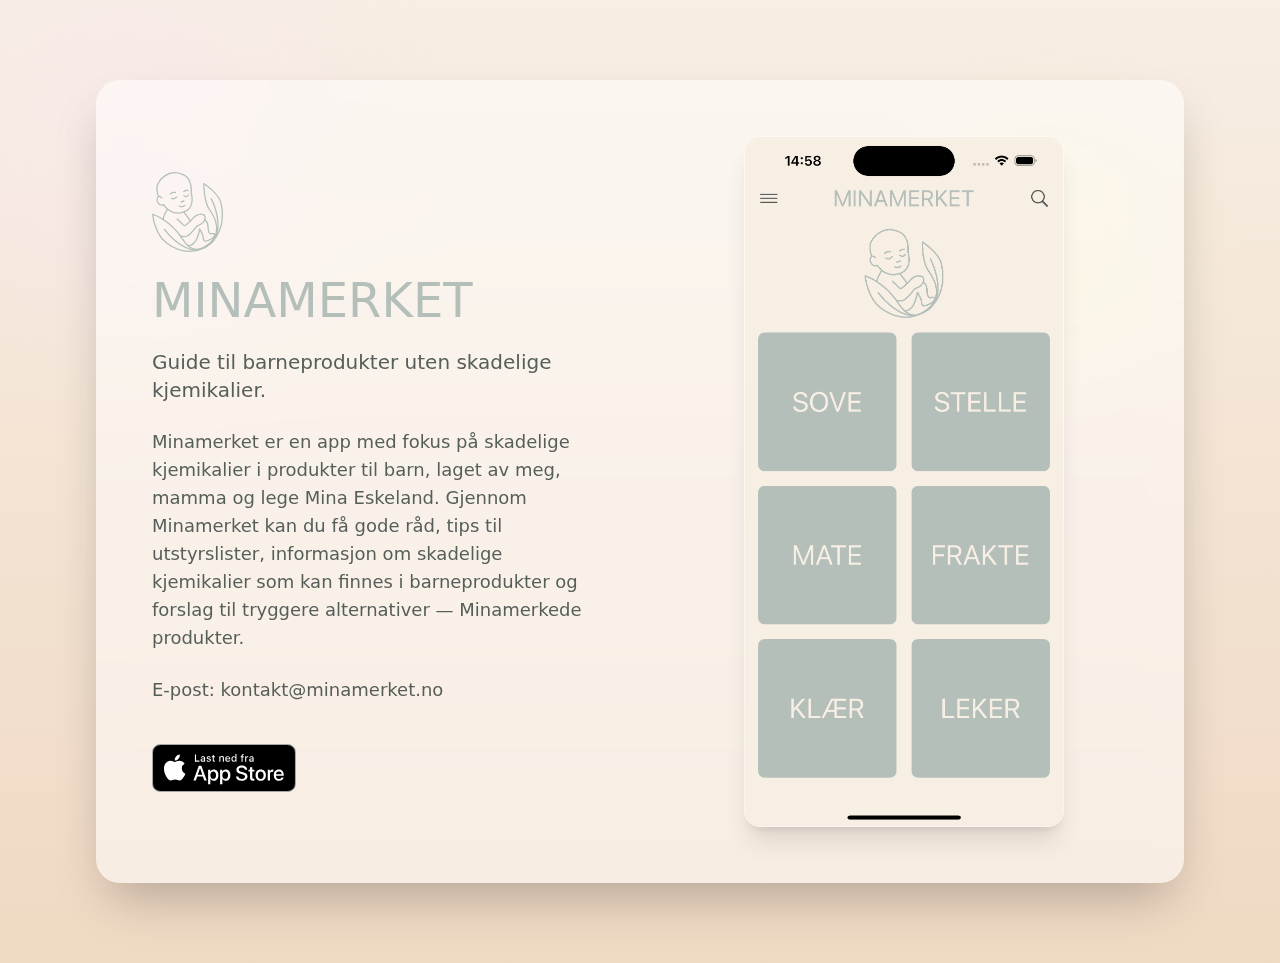
<file: index.html>
<!DOCTYPE html>
<html lang="no">

<head>
  <meta charset="UTF-8" />
  <meta name="viewport" content="width=device-width, initial-scale=1.0" />
  <title>Minamerket &mdash; guide til barneprodukter uten skadelige kjemikalier</title>
  <link rel="icon" href="/favicon.svg" type="image/svg+xml">
  <link rel="icon" type="image/png" href="/favicon-128x128.png" sizes="128x128">
  <link rel="icon" type="image/png" href="/favicon-32x32.png" sizes="32x32">
  <link rel="apple-touch-icon" href="/logo-dark.jpg">
  <script src="tailwind-3.4.17.js"></script>

  <meta property="og:title" content="Minamerket">
  <meta property="og:description" content="Guide til barneprodukter uten skadelige kjemikalier.">
  <meta property="og:image" content="https://minamerket.no/logo-dark.jpg">
  <meta property="og:image:type" content="image/jpeg">
  <meta property="og:image:width" content="1024">
  <meta property="og:image:height" content="1024">
  <meta property="og:url" content="https://minamerket.no">
  <meta property="og:type" content="website">

  <style>
    body {
      background: linear-gradient(180deg, #f7eee4 0%, #f0d9c3 100%);
      font-family: 'ui-sans-serif', 'system-ui', sans-serif;
    }

    @keyframes slideInUp {
      0% {
        opacity: 0;
        transform: translateY(40px);
      }

      100% {
        opacity: 1;
        transform: translateY(0);
      }
    }

    .animate-slideInUp {
      animation: slideInUp 0.8s ease-out both;
    }


    @keyframes fadeInUp {
      0% {
        opacity: 0;
        transform: translateY(20px);
      }

      100% {
        opacity: 1;
        transform: translateY(0);
      }
    }

    @keyframes float {
      0% {
        transform: translateY(0px);
      }

      50% {
        transform: translateY(-10px);
      }

      100% {
        transform: translateY(0px);
      }
    }

    .animate-fadeInUp {
      animation: fadeInUp 1s ease-out both;
    }

    .animate-float {
      animation: float 6s ease-in-out infinite;
    }
  </style>
</head>

<body class="font-sans text-[#555e58] min-h-screen flex items-center justify-center px-6 py-20">


  <main class="relative w-full max-w-6xl mx-auto px-4 md:px-8">

    <!-- Decorative Background -->
    <div class="absolute -top-32 -left-32 w-96 h-96 bg-pink-100 rounded-full blur-3xl opacity-30 z-0"></div>
    <div class="absolute top-10 right-10 w-64 h-64 bg-yellow-100 rounded-full blur-2xl opacity-30 z-0"></div>

    <!-- Content Container -->
    <div
      class="relative bg-white/50 backdrop-blur-lg rounded-3xl shadow-2xl p-8 md:p-14 z-10 animate-fadeInUp flex flex-col md:flex-row items-center justify-between gap-12 md:gap-20">

      <!-- Left: Text Content -->
      <div class="flex-1 text-center md:text-left space-y-6">
        <!-- Logo -->
        <div class="flex justify-center md:justify-start">
          <img src="logo.svg" alt="Minamerket logo" class="h-16 md:h-20" />
        </div>

        <!-- Title & Tagline -->
        <h1 class="text-4xl md:text-5xl leading-tight text-[#b4bfba]">
          MINAMERKET
        </h1>

        <p class="text-lg md:text-xl ">
          Guide til barneprodukter uten skadelige kjemikalier.
        </p>

        <p class="text-base md:text-lg max-w-xl">
          Minamerket er en app med fokus på skadelige kjemikalier i produkter
          til barn, laget av meg, mamma og lege Mina Eskeland. Gjennom
          Minamerket kan du få gode råd, tips til utstyrslister, informasjon
          om skadelige kjemikalier som kan finnes i barneprodukter og
          forslag til tryggere alternativer &mdash; Minamerkede produkter.
        </p>

        <p class="text-base md:text-lg max-w-xl">
          E-post: <a href="mailto:kontakt@minamerket.no">kontakt@minamerket.no</a>
        </p>

        <!-- App Store Button -->

        <!--      <div class="pt-4 text-center md:text-left"> -->
        <!-- <a href="#" target="_blank" rel="noopener"> -->
        <!--          <img src="appstore-link.svg" alt="Download on the App Store" class="h-12 inline-block hover:scale-105 transition-transform duration-200" /> -->
        <!-- </a> -->
        <!--      </div> -->
        <div class="pt-4 text-center md:text-left group relative inline-block">
          <a href="https://apps.apple.com/no/app/minamerket/id6749790467" aria-label="Last ned på App Store">
            <img src="appstore-link.svg" alt="Last ned på App Store" class="h-12 inline-block" />
          </a>
        </div>
      </div>

      <!-- Right: Screenshot -->
      <div class="flex-1 flex justify-center animate-slideInUp">
        <img src="Screenshot.png" alt="App Screenshot"
          class="max-w-[260px] md:max-w-[320px] rounded-2xl shadow-xl border border-white/40" />
      </div>

    </div>
  </main>

</body>

</html>
</file>
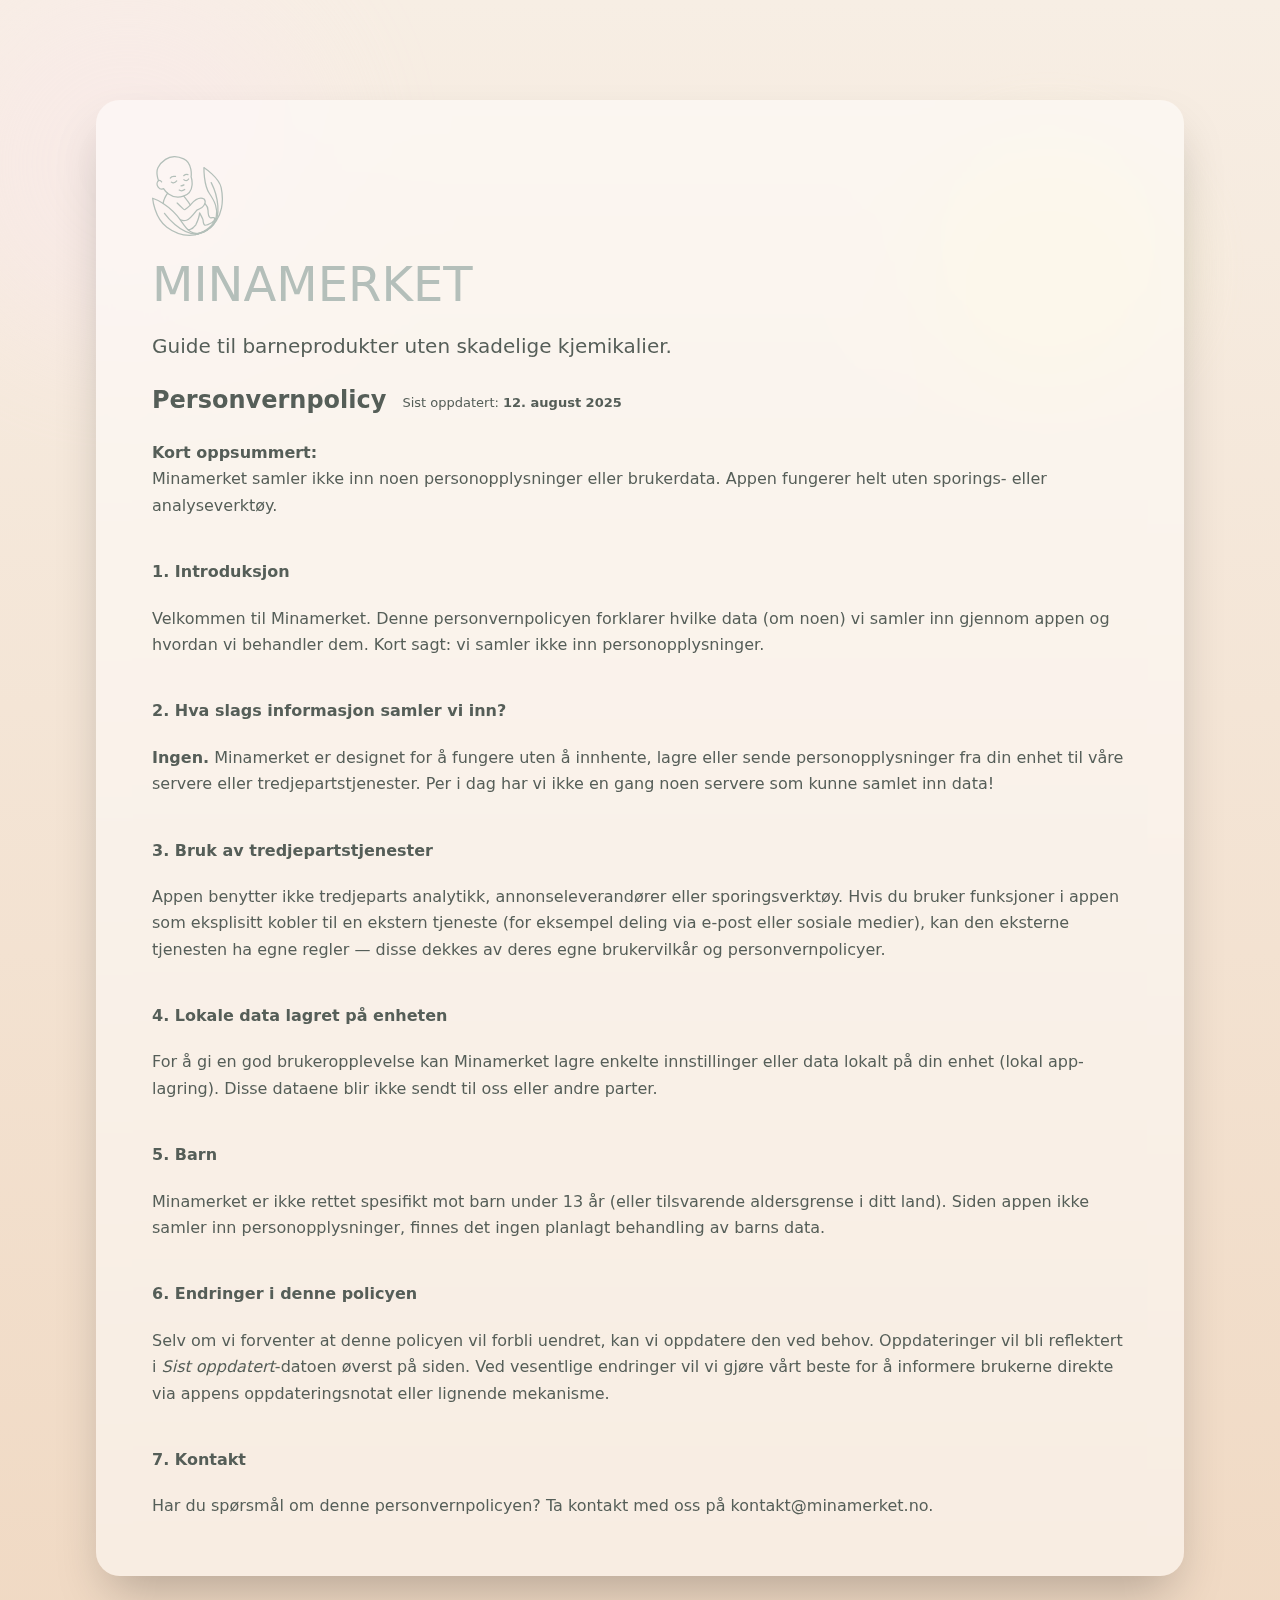
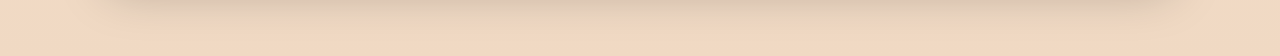
<file: personvern.html>
<!DOCTYPE html>
<html lang="no">
  <head>
    <meta charset="UTF-8" />
    <meta name="viewport" content="width=device-width, initial-scale=1.0" />
    <title>Personvernpolicy &mdash; Minamerket</title>
    <link rel="icon" href="/favicon.svg" type="image/svg+xml">
    <link rel="icon" type="image/png" href="/favicon-128x128.png" sizes="128x128">
    <link rel="icon" type="image/png" href="/favicon-32x32.png" sizes="32x32">
    <link rel="apple-touch-icon" href="/logo-dark.jpg">
    <script src="tailwind-3.4.17.js"></script>

    <meta property="og:title" content="Personvernpolicy for Minamerket">
    <meta property="og:description" content="Personvernpolicy for Minamerket.">
    <meta property="og:image" content="https://minamerket.no/logo-dark.jpg">
    <meta property="og:image:type" content="image/jpeg">
    <meta property="og:image:width" content="1024">
    <meta property="og:image:height" content="1024">
    <meta property="og:url" content="https://minamerket.no/personvern.html">
    <meta property="og:type" content="website">

    <style>
    body {
    background: linear-gradient(180deg, #f7eee4 0%, #f0d9c3 100%);
    font-family: 'ui-sans-serif', 'system-ui', sans-serif;
    }

    @keyframes slideInUp {
    0% {
    opacity: 0;
    transform: translateY(40px);
    }
    100% {
    opacity: 1;
    transform: translateY(0);
    }
    }

    .animate-slideInUp {
    animation: slideInUp 0.8s ease-out both;
    }


    @keyframes fadeInUp {
    0% {
    opacity: 0;
    transform: translateY(20px);
    }
    100% {
    opacity: 1;
    transform: translateY(0);
    }
    }

    @keyframes float {
    0% { transform: translateY(0px); }
    50% { transform: translateY(-10px); }
    100% { transform: translateY(0px); }
    }

    .animate-fadeInUp {
    animation: fadeInUp 1s ease-out both;
    }

    .animate-float {
    animation: float 6s ease-in-out infinite;
    }

    .container{max-width:880px;margin:48px auto;padding:32px;background:linear-gradient(180deg, rgba(255,255,255,0.02), rgba(255,255,255,0.01));border-radius:14px;box-shadow:0 10px 30px rgba(2,6,23,0.6);}
    header {display:flex;align-items:center;gap:16px}
    .logo{width:58px;height:58px;border-radius:12px;background:linear-gradient(135deg,var(--accent),#4ec7c7);display:flex;align-items:center;justify-content:center;font-weight:700;color:#081427;font-size:20px}
    h1{margin:0;font-size:20px}
    .meta{color:var(--muted);margin-top:6px;font-size:13px}
    main{margin-top:20px;line-height:1.65;color:var(--text)}
    .heading {font-weight: bold; margin-top: 40px; margin-bottom:20px; font-size:16px}
    </style>
  </head>

  <body class="font-sans text-[#555e58] min-h-screen flex items-center justify-center px-6 py-20">


    <main class="relative w-full max-w-6xl mx-auto px-4 md:px-8">

      <!-- Decorative Background -->
      <div class="absolute -top-32 -left-32 w-96 h-96 bg-pink-100 rounded-full blur-3xl opacity-30 z-0"></div>
      <div class="absolute top-10 right-10 w-64 h-64 bg-yellow-100 rounded-full blur-2xl opacity-30 z-0"></div>

      <!-- Content Container -->
      <div class="relative bg-white/50 backdrop-blur-lg rounded-3xl shadow-2xl p-8 md:p-14 z-10 animate-fadeInUp flex flex-col md:flex-row items-center justify-between gap-12 md:gap-20">

        <!-- Left: Text Content -->
        <div class="flex-1 text-center md:text-left space-y-6">
          <!-- Logo -->
          <div class="flex justify-center md:justify-start">
            <img src="logo.svg" alt="Minamerket logo" class="h-16 md:h-20" />
          </div>

          <!-- Title & Tagline -->
          <h1 class="text-4xl md:text-5xl leading-tight text-[#b4bfba]">
            MINAMERKET
          </h1>

          <p class="text-lg md:text-xl ">
            Guide til barneprodukter uten skadelige kjemikalier.
          </p>



          <header>
            <h1 class="text-2xl md:text-2xl leading-tight" ><strong>Personvernpolicy</strong></h1>
            <div>
              <div class="meta">Sist oppdatert: <strong>12. august 2025</strong></div>
            </div>
          </header>

          <main>
            <section>
              <strong>Kort oppsummert:</strong>
              <p>Minamerket samler ikke inn noen personopplysninger eller brukerdata. Appen fungerer helt uten sporings- eller analyseverktøy.</p>
            </section>

            <h2 class="heading">1. Introduksjon</h2>
            <p>Velkommen til Minamerket. Denne personvernpolicyen forklarer hvilke data (om noen) vi samler inn gjennom appen og hvordan vi behandler dem. Kort sagt: vi samler ikke inn personopplysninger.</p>

            <h2 class="heading">2. Hva slags informasjon samler vi inn?</h2>
            <p><strong>Ingen.</strong> Minamerket er designet for å fungere uten å innhente, lagre eller sende personopplysninger fra din enhet til våre servere eller tredjepartstjenester. Per i dag har vi ikke en gang noen servere som kunne samlet inn data!</p>

            <h2 class="heading">3. Bruk av tredjepartstjenester</h2>
            <p>Appen benytter ikke tredjeparts analytikk, annonseleverandører eller sporingsverktøy. Hvis du bruker funksjoner i appen som eksplisitt kobler til en ekstern tjeneste (for eksempel deling via e-post eller sosiale medier), kan den eksterne tjenesten ha egne regler — disse dekkes av deres egne brukervilkår og personvernpolicyer.</p>

            <h2 class="heading">4. Lokale data lagret på enheten</h2>
            <p>For å gi en god brukeropplevelse kan Minamerket lagre enkelte innstillinger eller data lokalt på din enhet (lokal app-lagring). Disse dataene blir ikke sendt til oss eller andre parter.</p>

            <h2 class="heading">5. Barn</h2>
            <p>Minamerket er ikke rettet spesifikt mot barn under 13 år (eller tilsvarende aldersgrense i ditt land). Siden appen ikke samler inn personopplysninger, finnes det ingen planlagt behandling av barns data.</p>

            <h2 class="heading">6. Endringer i denne policyen</h2>
            <p>Selv om vi forventer at denne policyen vil forbli uendret, kan vi oppdatere den ved behov. Oppdateringer vil bli reflektert i <em>Sist oppdatert</em>-datoen øverst på siden. Ved vesentlige endringer vil vi gjøre vårt beste for å informere brukerne direkte via appens oppdateringsnotat eller lignende mekanisme.</p>

            <h2 class="heading">7. Kontakt</h2>
            <p>Har du spørsmål om denne personvernpolicyen? Ta kontakt med oss på <a href="mailto:kontakt@minamerket.no">kontakt@minamerket.no</a>.</p>

          </main>
        </div>
      </div>
    </main>
  </body>
</html>
</file>
